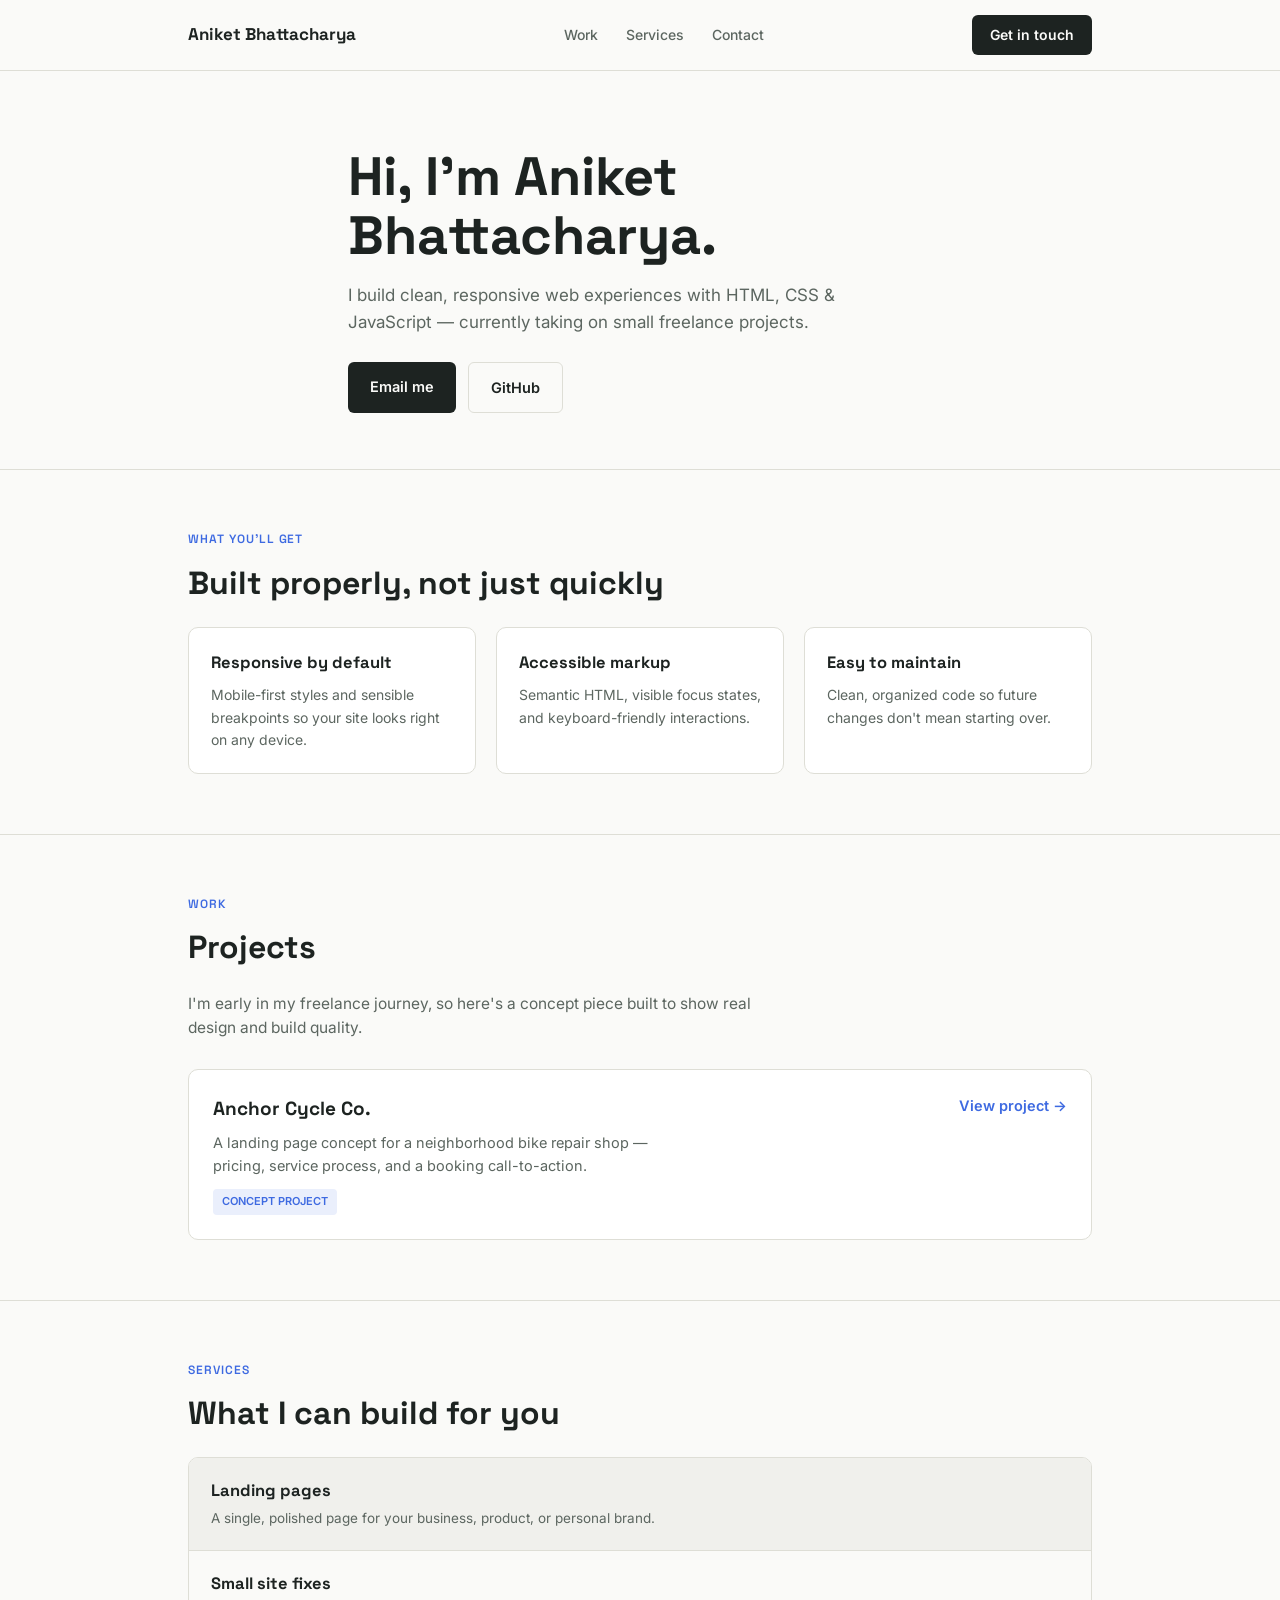
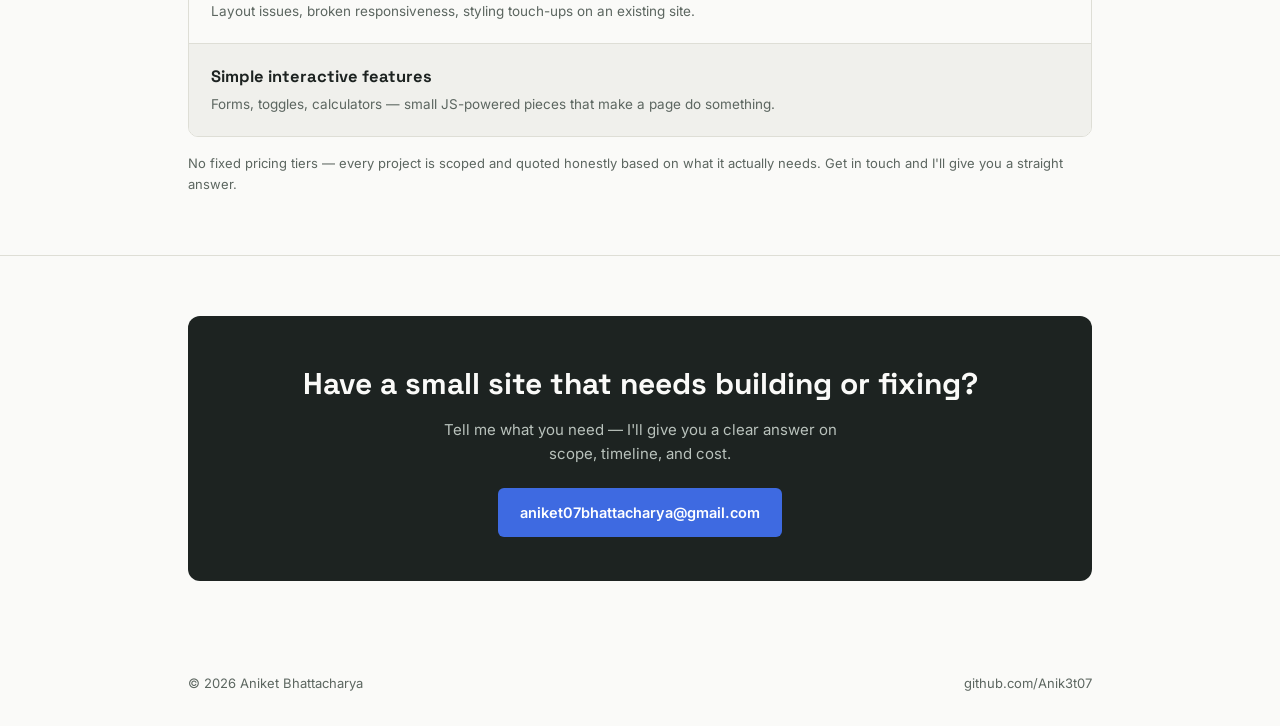
<file: index.html>
<!-- index.html -->
<!DOCTYPE html>
<html lang="en">
<head>
<meta charset="UTF-8">
<meta name="viewport" content="width=device-width, initial-scale=1.0">
<title>Aniket Bhattacharya — Web Developer</title>
<meta name="description" content="Aniket Bhattacharya — freelance web developer building clean, responsive sites with HTML, CSS & JS.">
<link rel="preconnect" href="https://fonts.googleapis.com">
<link href="https://fonts.googleapis.com/css2?family=Space+Grotesk:wght@500;600;700&family=Inter:wght@400;500;600&display=swap" rel="stylesheet">
<style>
  :root{
    --bg:#FAFAF8;
    --bg-dim:#F0F0EC;
    --ink:#1D2321;
    --accent:#3E6AE1;
    --accent-dim:#EAEFFC;
    --line:#DEDED6;
    --muted:#5C6660;
  }
  *{margin:0;padding:0;box-sizing:border-box;}
  html{scroll-behavior:smooth;}
  body{background:var(--bg); color:var(--ink); font-family:'Inter',sans-serif; line-height:1.6;}
  .display{font-family:'Space Grotesk',sans-serif;}
  a{color:inherit;}
  a:focus-visible, button:focus-visible{outline:3px solid var(--accent); outline-offset:3px;}
  @media (prefers-reduced-motion: reduce){ *{animation:none !important; transition:none !important;} }
  .wrap{max-width:960px; margin:0 auto; padding:0 28px;}
  img{max-width:100%; display:block;}

  nav{position:sticky; top:0; z-index:50; background:var(--bg); border-bottom:1px solid var(--line);}
  nav .wrap{display:flex; align-items:center; justify-content:space-between; height:70px;}
  .brand{font-family:'Space Grotesk',sans-serif; font-weight:700; font-size:17px;}
  .navlinks{display:flex; gap:28px; font-size:14px; font-weight:500;}
  .navlinks a{text-decoration:none; color:var(--muted);}
  .navlinks a:hover{color:var(--ink);}
  .nav-cta{background:var(--ink); color:var(--bg); text-decoration:none; padding:9px 18px; border-radius:6px; font-size:14px; font-weight:600;}
  .nav-cta:hover{background:var(--accent);}
  @media (max-width:640px){ .navlinks{display:none;} }

  .hero{padding:76px 0 56px;}
  .hero-grid{max-width:640px;}
  .hero h1{font-size:clamp(36px,5.5vw,54px); line-height:1.1; margin-bottom:16px;}
  .hero p.sub{font-size:17px; color:var(--muted); max-width:46ch; margin-bottom:26px;}
  .hero-links{display:flex; gap:12px; flex-wrap:wrap;}
  .btn-primary{background:var(--ink); color:var(--bg); text-decoration:none; padding:13px 22px; border-radius:6px; font-weight:600; font-size:14.5px; display:inline-block;}
  .btn-primary:hover{background:var(--accent);}
  .btn-secondary{text-decoration:none; padding:13px 22px; border-radius:6px; font-weight:600; font-size:14.5px; border:1px solid var(--line); display:inline-block;}
  .btn-secondary:hover{background:var(--bg-dim);}
  .hero-photo{border-radius:10px; overflow:hidden; border:1px solid var(--line);}

  .section{padding:60px 0; border-top:1px solid var(--line);}
  .section-label{font-family:'Space Grotesk',sans-serif; font-size:12px; letter-spacing:0.08em; text-transform:uppercase; color:var(--accent); margin-bottom:8px; font-weight:600;}
  .section h2{font-family:'Space Grotesk',sans-serif; font-size:clamp(24px,3.5vw,32px); margin-bottom:18px;}
  .section p.lead{color:var(--muted); max-width:60ch; margin-bottom:28px; font-size:15.5px;}

  .feature-grid{display:grid; grid-template-columns:repeat(3,1fr); gap:20px;}
  @media (max-width:720px){ .feature-grid{grid-template-columns:1fr;} }
  .feature-card{border:1px solid var(--line); border-radius:10px; padding:22px; background:#fff;}
  .feature-card h3{font-family:'Space Grotesk',sans-serif; font-size:16.5px; margin-bottom:8px;}
  .feature-card p{font-size:14px; color:var(--muted);}

  .service-list{border:1px solid var(--line); border-radius:10px; overflow:hidden;}
  .service-row{padding:20px 22px; border-bottom:1px solid var(--line); display:flex; justify-content:space-between; align-items:center; gap:16px; flex-wrap:wrap;}
  .service-row:last-child{border-bottom:none;}
  .service-row:nth-child(odd){background:var(--bg-dim);}
  .service-row h3{font-family:'Space Grotesk',sans-serif; font-size:16.5px; margin-bottom:4px;}
  .service-row p{font-size:13.5px; color:var(--muted);}
  .service-note{font-size:13px; color:var(--muted); margin-top:16px;}

  .project-card{border:1px solid var(--line); border-radius:10px; overflow:hidden; background:#fff;}
  .project-top{padding:24px; display:flex; justify-content:space-between; gap:16px; flex-wrap:wrap; align-items:flex-start;}
  .project-top h3{font-family:'Space Grotesk',sans-serif; font-size:19px; margin-bottom:6px;}
  .project-top p{color:var(--muted); font-size:14.5px; max-width:50ch;}
  .project-link{text-decoration:none; color:var(--accent); font-weight:600; font-size:14.5px; white-space:nowrap;}
  .project-link:hover{text-decoration:underline;}
  .project-tag{display:inline-block; font-size:11px; background:var(--accent-dim); color:var(--accent); padding:4px 9px; border-radius:4px; margin-top:12px; font-weight:600;}

  .contact-box{background:var(--ink); color:var(--bg); border-radius:12px; padding:44px 32px; text-align:center;}
  .contact-box h2{font-family:'Space Grotesk',sans-serif; font-size:clamp(24px,3.5vw,30px); margin-bottom:10px;}
  .contact-box p{color:#B9C2BC; max-width:48ch; margin:0 auto 22px; font-size:15px;}
  .contact-box .btn-primary{background:var(--accent); color:#fff;}
  .contact-box .btn-primary:hover{background:#5580f0;}

  footer{padding:32px 0;}
  footer .wrap{display:flex; justify-content:space-between; align-items:center; flex-wrap:wrap; gap:10px; font-size:13px; color:var(--muted);}
  footer a{text-decoration:none;}
  footer a:hover{color:var(--ink);}
</style>
</head>
<body>

<nav>
  <div class="wrap">
    <div class="brand">Aniket Bhattacharya</div>
    <div class="navlinks">
      <a href="#work">Work</a>
      <a href="#services">Services</a>
      <a href="#contact">Contact</a>
    </div>
    <a href="mailto:aniket07bhattacharya@gmail.com" class="nav-cta">Get in touch</a>
  </div>
</nav>

<section class="hero">
  <div class="wrap hero-grid">
    <div>
      <h1 class="display">Hi, I'm Aniket Bhattacharya.</h1>
      <p class="sub">I build clean, responsive web experiences with HTML, CSS &amp; JavaScript — currently taking on small freelance projects.</p>
      <div class="hero-links">
        <a href="mailto:aniket07bhattacharya@gmail.com" class="btn-primary">Email me</a>
        <a href="https://github.com/Anik3t07" class="btn-secondary">GitHub</a>
      </div>
    </div>
  </div>
</section>

<section class="section" id="about">
  <div class="wrap">
    <div class="section-label">What you'll get</div>
    <h2>Built properly, not just quickly</h2>
    <div class="feature-grid">
      <div class="feature-card">
        <h3>Responsive by default</h3>
        <p>Mobile-first styles and sensible breakpoints so your site looks right on any device.</p>
      </div>
      <div class="feature-card">
        <h3>Accessible markup</h3>
        <p>Semantic HTML, visible focus states, and keyboard-friendly interactions.</p>
      </div>
      <div class="feature-card">
        <h3>Easy to maintain</h3>
        <p>Clean, organized code so future changes don't mean starting over.</p>
      </div>
    </div>
  </div>
</section>

<section class="section" id="work">
  <div class="wrap">
    <div class="section-label">Work</div>
    <h2>Projects</h2>
    <p class="lead">I'm early in my freelance journey, so here's a concept piece built to show real design and build quality.</p>
    <div class="project-card">
      <div class="project-top">
        <div>
          <h3>Anchor Cycle Co.</h3>
          <p>A landing page concept for a neighborhood bike repair shop — pricing, service process, and a booking call-to-action.</p>
          <span class="project-tag">CONCEPT PROJECT</span>
        </div>
        <a href="./anchor-cycle.html" class="project-link">View project →</a>
      </div>
    </div>
  </div>
</section>

<section class="section" id="services">
  <div class="wrap">
    <div class="section-label">Services</div>
    <h2>What I can build for you</h2>
    <div class="service-list">
      <div class="service-row">
        <div>
          <h3>Landing pages</h3>
          <p>A single, polished page for your business, product, or personal brand.</p>
        </div>
      </div>
      <div class="service-row">
        <div>
          <h3>Small site fixes</h3>
          <p>Layout issues, broken responsiveness, styling touch-ups on an existing site.</p>
        </div>
      </div>
      <div class="service-row">
        <div>
          <h3>Simple interactive features</h3>
          <p>Forms, toggles, calculators — small JS-powered pieces that make a page do something.</p>
        </div>
      </div>
    </div>
    <p class="service-note">No fixed pricing tiers — every project is scoped and quoted honestly based on what it actually needs. Get in touch and I'll give you a straight answer.</p>
  </div>
</section>

<section class="section" id="contact">
  <div class="wrap">
    <div class="contact-box">
      <h2 class="display">Have a small site that needs building or fixing?</h2>
      <p>Tell me what you need — I'll give you a clear answer on scope, timeline, and cost.</p>
      <a href="mailto:aniket07bhattacharya@gmail.com" class="btn-primary">aniket07bhattacharya@gmail.com</a>
    </div>
  </div>
</section>

<footer>
  <div class="wrap">
    <span>© 2026 Aniket Bhattacharya</span>
    <a href="https://github.com/Anik3t07">github.com/Anik3t07</a>
  </div>
</footer>

</body>
</html>
</file>
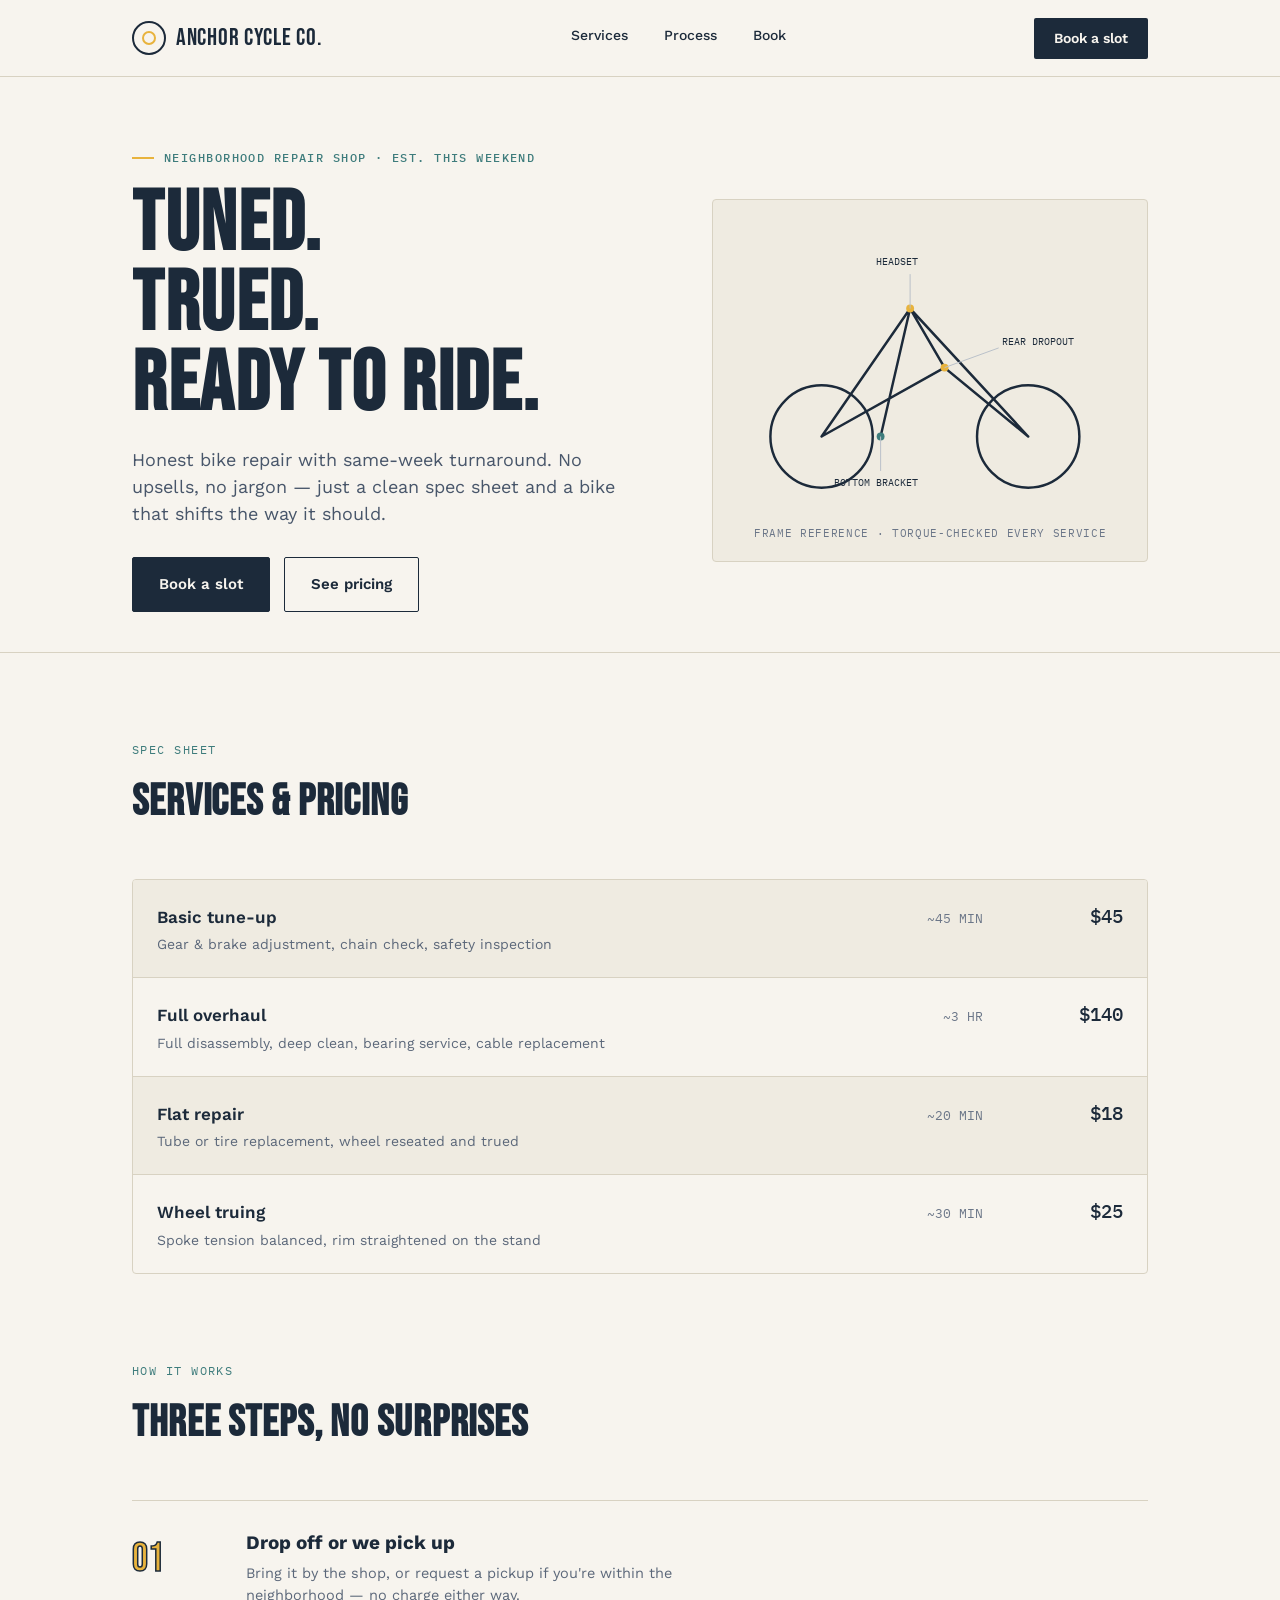
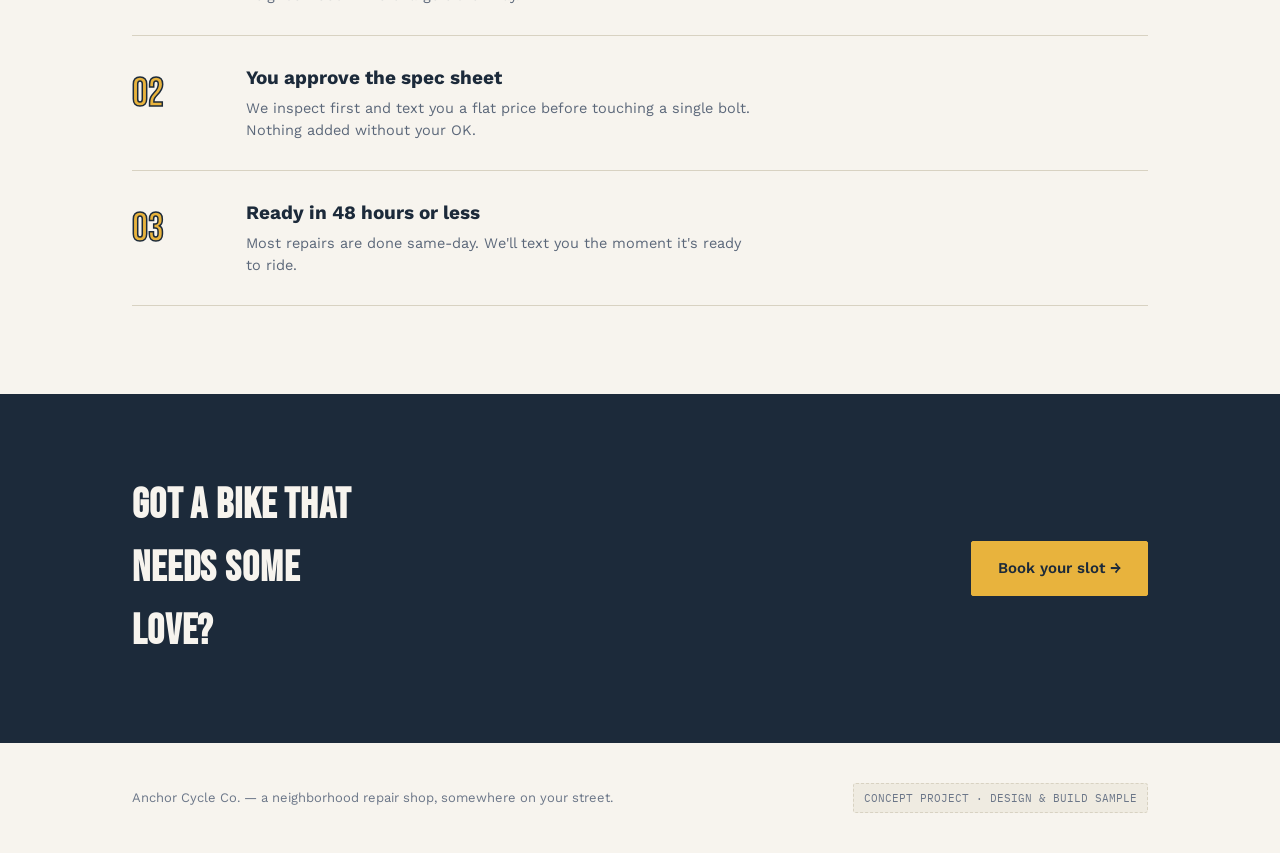
<file: anchor-cycle.html>
<!DOCTYPE html>
<html lang="en">
<head>
<meta charset="UTF-8">
<meta name="viewport" content="width=device-width, initial-scale=1.0">
<title>Anchor Cycle Co. — Bike Tune-Ups & Repair</title>
<link rel="preconnect" href="https://fonts.googleapis.com">
<link href="https://fonts.googleapis.com/css2?family=Bebas+Neue&family=Work+Sans:wght@400;500;600&family=IBM+Plex+Mono:wght@400;500&display=swap" rel="stylesheet">
<style>
  :root{
    --paper:#F7F4EE;
    --ink:#1C2A3A;
    --yellow:#E8B33D;
    --teal:#3E7C7C;
    --line:#D8D2C2;
    --paper-dim:#EFEBE1;
  }
  *{margin:0;padding:0;box-sizing:border-box;}
  html{scroll-behavior:smooth;}
  body{
    background:var(--paper);
    color:var(--ink);
    font-family:'Work Sans',sans-serif;
    line-height:1.5;
  }
  .display{
    font-family:'Bebas Neue',sans-serif;
    letter-spacing:0.02em;
  }
  .mono{
    font-family:'IBM Plex Mono',monospace;
  }
  a{color:inherit;text-decoration:none;}
  .wrap{max-width:1080px;margin:0 auto;padding:0 32px;}

  /* focus visibility */
  a:focus-visible, button:focus-visible{
    outline:3px solid var(--teal);
    outline-offset:3px;
  }

  @media (prefers-reduced-motion: reduce){
    *{animation:none !important; transition:none !important;}
  }

  /* NAV */
  nav{
    position:sticky; top:0; z-index:50;
    background:var(--paper);
    border-bottom:1px solid var(--line);
  }
  nav .wrap{
    display:flex; align-items:center; justify-content:space-between;
    height:76px;
  }
  .brand{display:flex; align-items:center; gap:10px;}
  .brand-mark{
    width:34px; height:34px;
    border:2px solid var(--ink);
    border-radius:50%;
    position:relative;
    flex-shrink:0;
  }
  .brand-mark::after{
    content:"";
    position:absolute; inset:8px;
    border:2px solid var(--yellow);
    border-radius:50%;
  }
  .brand-name{
    font-family:'Bebas Neue',sans-serif;
    font-size:24px;
    letter-spacing:0.03em;
  }
  .navlinks{display:flex; gap:36px; font-size:14px; font-weight:500;}
  .navlinks a{
    padding-bottom:4px;
    border-bottom:2px solid transparent;
    transition:border-color .15s ease;
  }
  .navlinks a:hover{border-bottom-color:var(--yellow);}
  .nav-cta{
    background:var(--ink); color:var(--paper);
    padding:10px 20px; font-size:14px; font-weight:600;
    border-radius:2px;
  }
  .nav-cta:hover{background:var(--teal);}
  @media (max-width:720px){ .navlinks{display:none;} }

  /* HERO */
  .hero{
    padding:72px 0 40px;
    border-bottom:1px solid var(--line);
  }
  .hero-grid{
    display:grid; grid-template-columns:1.1fr 0.9fr; gap:48px; align-items:center;
  }
  @media (max-width:860px){ .hero-grid{grid-template-columns:1fr;} }
  .eyebrow{
    font-family:'IBM Plex Mono',monospace;
    font-size:12px; letter-spacing:0.12em; text-transform:uppercase;
    color:var(--teal); font-weight:500;
    display:flex; align-items:center; gap:10px; margin-bottom:18px;
  }
  .eyebrow::before{
    content:""; width:22px; height:2px; background:var(--yellow);
  }
  .hero h1{
    font-size:clamp(48px, 7vw, 84px);
    line-height:0.95;
    margin-bottom:22px;
  }
  .hero p.sub{
    font-size:18px; color:#48566A; max-width:46ch; margin-bottom:30px;
  }
  .hero-actions{display:flex; gap:14px; flex-wrap:wrap;}
  .btn-primary{
    background:var(--ink); color:var(--paper);
    padding:15px 26px; font-weight:600; font-size:15px;
    border-radius:2px; border:1px solid var(--ink);
    display:inline-block;
  }
  .btn-primary:hover{background:var(--teal); border-color:var(--teal);}
  .btn-secondary{
    padding:15px 26px; font-weight:600; font-size:15px;
    border:1px solid var(--ink); border-radius:2px;
    display:inline-block;
  }
  .btn-secondary:hover{background:var(--paper-dim);}

  /* bike diagram */
  .diagram-frame{
    background:var(--paper-dim);
    border:1px solid var(--line);
    border-radius:4px;
    padding:20px;
  }
  .diagram-frame svg{width:100%; height:auto; display:block;}
  .diagram-cap{
    font-family:'IBM Plex Mono',monospace;
    font-size:11px; letter-spacing:0.06em; color:#6B7688;
    margin-top:10px; text-align:center;
  }

  /* SERVICES */
  .section{padding:88px 0;}
  .section-head{margin-bottom:44px;}
  .section-label{
    font-family:'IBM Plex Mono',monospace;
    font-size:12px; letter-spacing:0.12em; text-transform:uppercase;
    color:var(--teal); margin-bottom:10px;
  }
  .section h2{font-size:clamp(30px,4vw,44px);}

  .spec-sheet{
    border:1px solid var(--line);
    border-radius:4px;
    overflow:hidden;
  }
  .spec-row{
    display:grid;
    grid-template-columns:1fr auto 120px;
    gap:20px;
    padding:22px 24px;
    border-bottom:1px solid var(--line);
    align-items:baseline;
  }
  .spec-row:last-child{border-bottom:none;}
  .spec-row:nth-child(odd){background:var(--paper-dim);}
  .spec-name{font-weight:600; font-size:17px;}
  .spec-desc{font-size:14px; color:#5C687A; margin-top:4px;}
  .spec-time{
    font-family:'IBM Plex Mono',monospace;
    font-size:13px; color:#6B7688; white-space:nowrap;
  }
  .spec-price{
    font-family:'IBM Plex Mono',monospace;
    font-size:19px; font-weight:500; text-align:right;
  }
  @media (max-width:640px){
    .spec-row{grid-template-columns:1fr; gap:6px;}
    .spec-price{text-align:left;}
  }

  /* PROCESS */
  .process-list{
    display:grid; gap:0;
    border-top:1px solid var(--line);
  }
  .process-item{
    display:grid; grid-template-columns:90px 1fr;
    gap:24px;
    padding:28px 0;
    border-bottom:1px solid var(--line);
  }
  .process-num{
    font-family:'Bebas Neue',sans-serif;
    font-size:40px; color:var(--yellow);
    -webkit-text-stroke:1.5px var(--ink);
  }
  .process-item h3{font-size:19px; margin-bottom:6px;}
  .process-item p{font-size:14.5px; color:#5C687A; max-width:56ch;}

  /* CTA band */
  .cta-band{
    background:var(--ink); color:var(--paper);
  }
  .cta-band .wrap{
    padding:80px 32px;
    display:flex; align-items:center; justify-content:space-between; gap:32px;
    flex-wrap:wrap;
  }
  .cta-band h2{font-size:clamp(30px,4vw,42px); max-width:14ch;}
  .cta-band .btn-primary{background:var(--yellow); color:var(--ink); border-color:var(--yellow);}
  .cta-band .btn-primary:hover{background:var(--paper);}

  footer{padding:40px 0; }
  footer .wrap{
    display:flex; justify-content:space-between; align-items:center;
    font-size:13px; color:#6B7688; flex-wrap:wrap; gap:12px;
  }
  .demo-tag{
    font-family:'IBM Plex Mono',monospace;
    font-size:11px;
    background:var(--paper-dim);
    border:1px dashed var(--line);
    padding:6px 10px;
    border-radius:3px;
    color:#6B7688;
  }
</style>
</head>
<body>

<nav>
  <div class="wrap">
    <div class="brand">
      <div class="brand-mark"></div>
      <span class="brand-name">ANCHOR CYCLE CO.</span>
    </div>
    <div class="navlinks">
      <a href="#services">Services</a>
      <a href="#process">Process</a>
      <a href="#book">Book</a>
    </div>
    <a href="#book" class="nav-cta">Book a slot</a>
  </div>
</nav>

<section class="hero">
  <div class="wrap hero-grid">
    <div>
      <div class="eyebrow">Neighborhood repair shop · Est. this weekend</div>
      <h1 class="display">TUNED.<br>TRUED.<br>READY TO RIDE.</h1>
      <p class="sub">Honest bike repair with same-week turnaround. No upsells, no jargon — just a clean spec sheet and a bike that shifts the way it should.</p>
      <div class="hero-actions">
        <a href="#book" class="btn-primary">Book a slot</a>
        <a href="#services" class="btn-secondary">See pricing</a>
      </div>
    </div>
    <div>
      <div class="diagram-frame">
        <svg viewBox="0 0 400 300" xmlns="http://www.w3.org/2000/svg">
          <g fill="none" stroke="#1C2A3A" stroke-width="2.5" stroke-linecap="round">
            <circle cx="90" cy="220" r="52"/>
            <circle cx="300" cy="220" r="52"/>
            <path d="M90 220 L180 90 L300 220 M180 90 L150 220 M180 90 L215 150 L300 220 M215 150 L90 220"/>
          </g>
          <circle cx="180" cy="90" r="4" fill="#E8B33D"/>
          <circle cx="150" cy="220" r="4" fill="#3E7C7C"/>
          <circle cx="215" cy="150" r="4" fill="#E8B33D"/>
          <g font-family="IBM Plex Mono, monospace" font-size="10.5" fill="#1C2A3A">
            <line x1="180" y1="90" x2="180" y2="55" stroke="#B9C0C9" stroke-width="1"/>
            <text x="145" y="46">HEADSET</text>
            <line x1="150" y1="220" x2="150" y2="255" stroke="#B9C0C9" stroke-width="1"/>
            <text x="103" y="270">BOTTOM BRACKET</text>
            <line x1="215" y1="150" x2="270" y2="130" stroke="#B9C0C9" stroke-width="1"/>
            <text x="273" y="127">REAR DROPOUT</text>
          </g>
        </svg>
        <div class="diagram-cap">FRAME REFERENCE · TORQUE-CHECKED EVERY SERVICE</div>
      </div>
    </div>
  </div>
</section>

<section class="section" id="services">
  <div class="wrap">
    <div class="section-head">
      <div class="section-label">Spec sheet</div>
      <h2 class="display">Services &amp; pricing</h2>
    </div>
    <div class="spec-sheet mono">
      <div class="spec-row">
        <div>
          <div class="spec-name" style="font-family:'Work Sans',sans-serif;">Basic tune-up</div>
          <div class="spec-desc" style="font-family:'Work Sans',sans-serif;">Gear & brake adjustment, chain check, safety inspection</div>
        </div>
        <div class="spec-time">~45 MIN</div>
        <div class="spec-price">$45</div>
      </div>
      <div class="spec-row">
        <div>
          <div class="spec-name" style="font-family:'Work Sans',sans-serif;">Full overhaul</div>
          <div class="spec-desc" style="font-family:'Work Sans',sans-serif;">Full disassembly, deep clean, bearing service, cable replacement</div>
        </div>
        <div class="spec-time">~3 HR</div>
        <div class="spec-price">$140</div>
      </div>
      <div class="spec-row">
        <div>
          <div class="spec-name" style="font-family:'Work Sans',sans-serif;">Flat repair</div>
          <div class="spec-desc" style="font-family:'Work Sans',sans-serif;">Tube or tire replacement, wheel reseated and trued</div>
        </div>
        <div class="spec-time">~20 MIN</div>
        <div class="spec-price">$18</div>
      </div>
      <div class="spec-row">
        <div>
          <div class="spec-name" style="font-family:'Work Sans',sans-serif;">Wheel truing</div>
          <div class="spec-desc" style="font-family:'Work Sans',sans-serif;">Spoke tension balanced, rim straightened on the stand</div>
        </div>
        <div class="spec-time">~30 MIN</div>
        <div class="spec-price">$25</div>
      </div>
    </div>
  </div>
</section>

<section class="section" id="process" style="padding-top:0;">
  <div class="wrap">
    <div class="section-head">
      <div class="section-label">How it works</div>
      <h2 class="display">Three steps, no surprises</h2>
    </div>
    <div class="process-list">
      <div class="process-item">
        <div class="process-num">01</div>
        <div>
          <h3>Drop off or we pick up</h3>
          <p>Bring it by the shop, or request a pickup if you're within the neighborhood — no charge either way.</p>
        </div>
      </div>
      <div class="process-item">
        <div class="process-num">02</div>
        <div>
          <h3>You approve the spec sheet</h3>
          <p>We inspect first and text you a flat price before touching a single bolt. Nothing added without your OK.</p>
        </div>
      </div>
      <div class="process-item">
        <div class="process-num">03</div>
        <div>
          <h3>Ready in 48 hours or less</h3>
          <p>Most repairs are done same-day. We'll text you the moment it's ready to ride.</p>
        </div>
      </div>
    </div>
  </div>
</section>

<section class="cta-band" id="book">
  <div class="wrap">
    <h2 class="display">Got a bike that needs some love?</h2>
    <a href="#" class="btn-primary">Book your slot →</a>
  </div>
</section>

<footer>
  <div class="wrap">
    <span>Anchor Cycle Co. — a neighborhood repair shop, somewhere on your street.</span>
    <span class="demo-tag">CONCEPT PROJECT · DESIGN &amp; BUILD SAMPLE</span>
  </div>
</footer>

</body>
</html>
</file>
